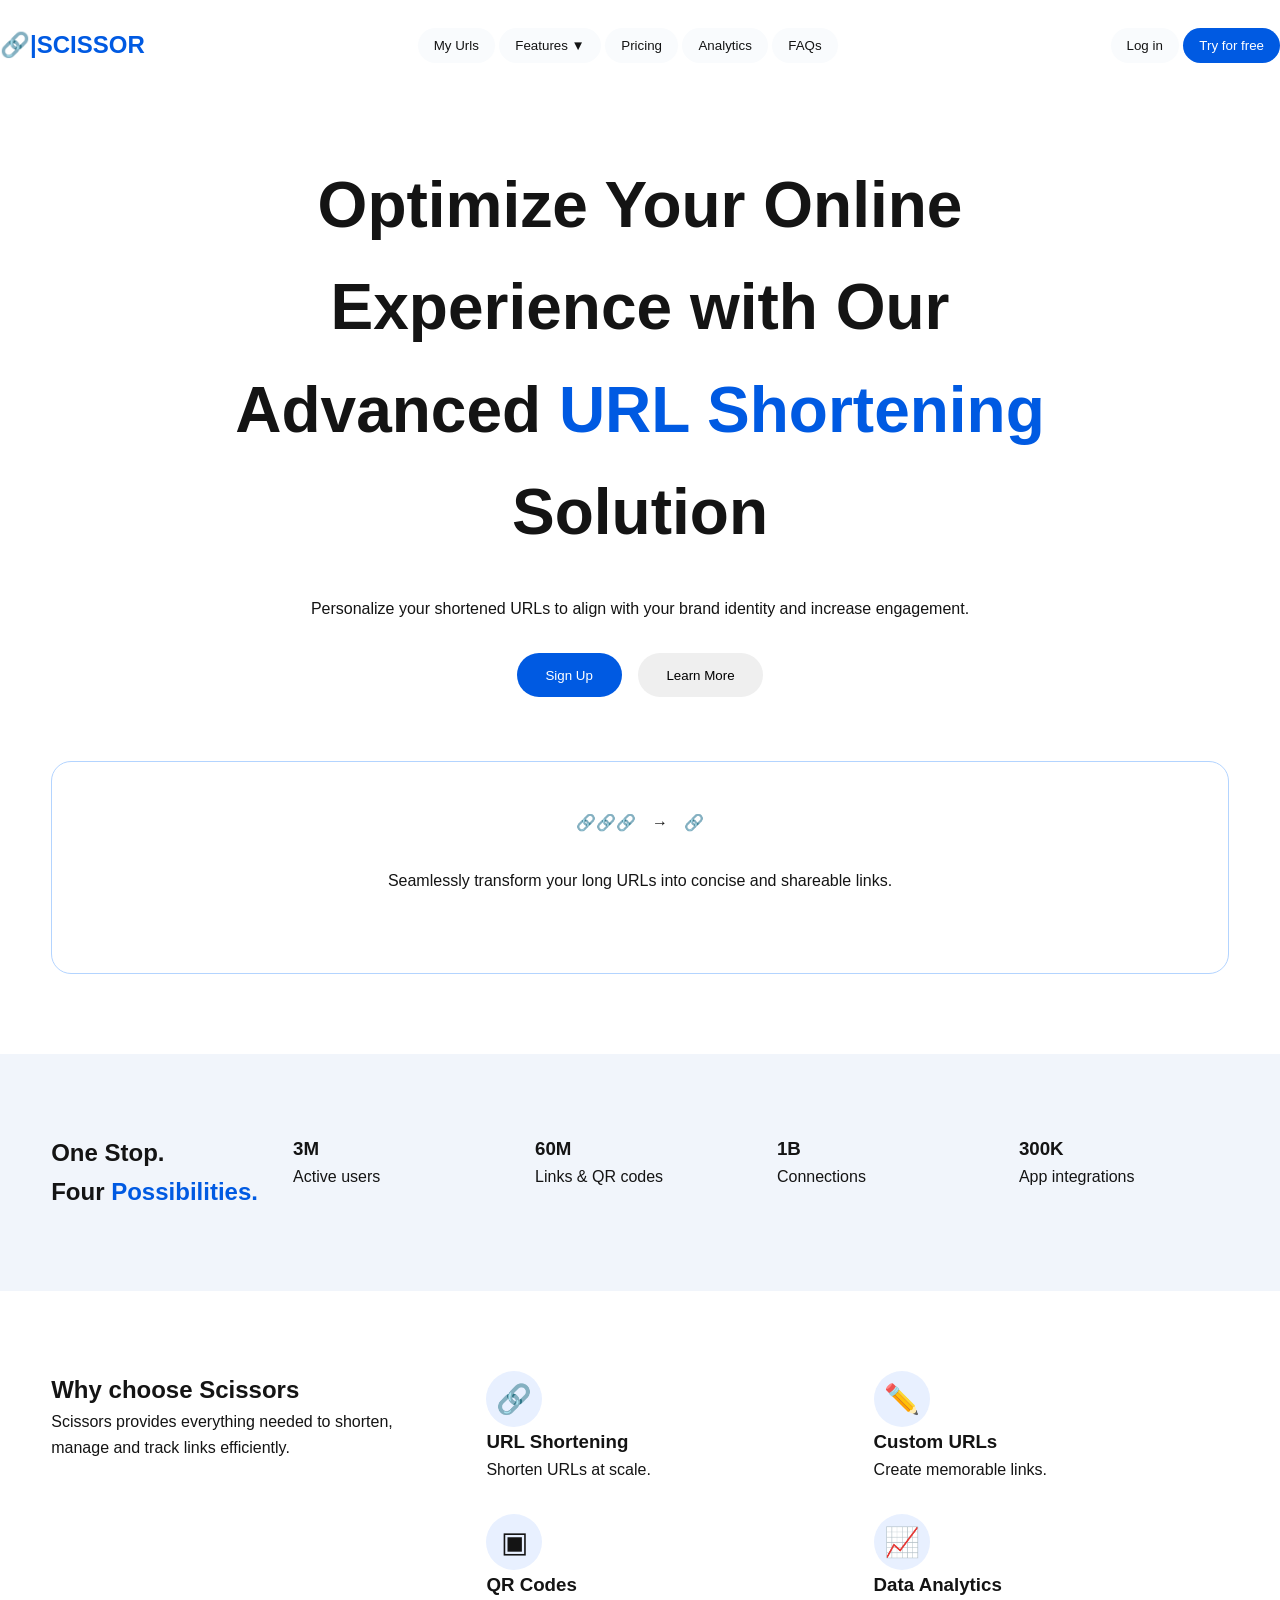
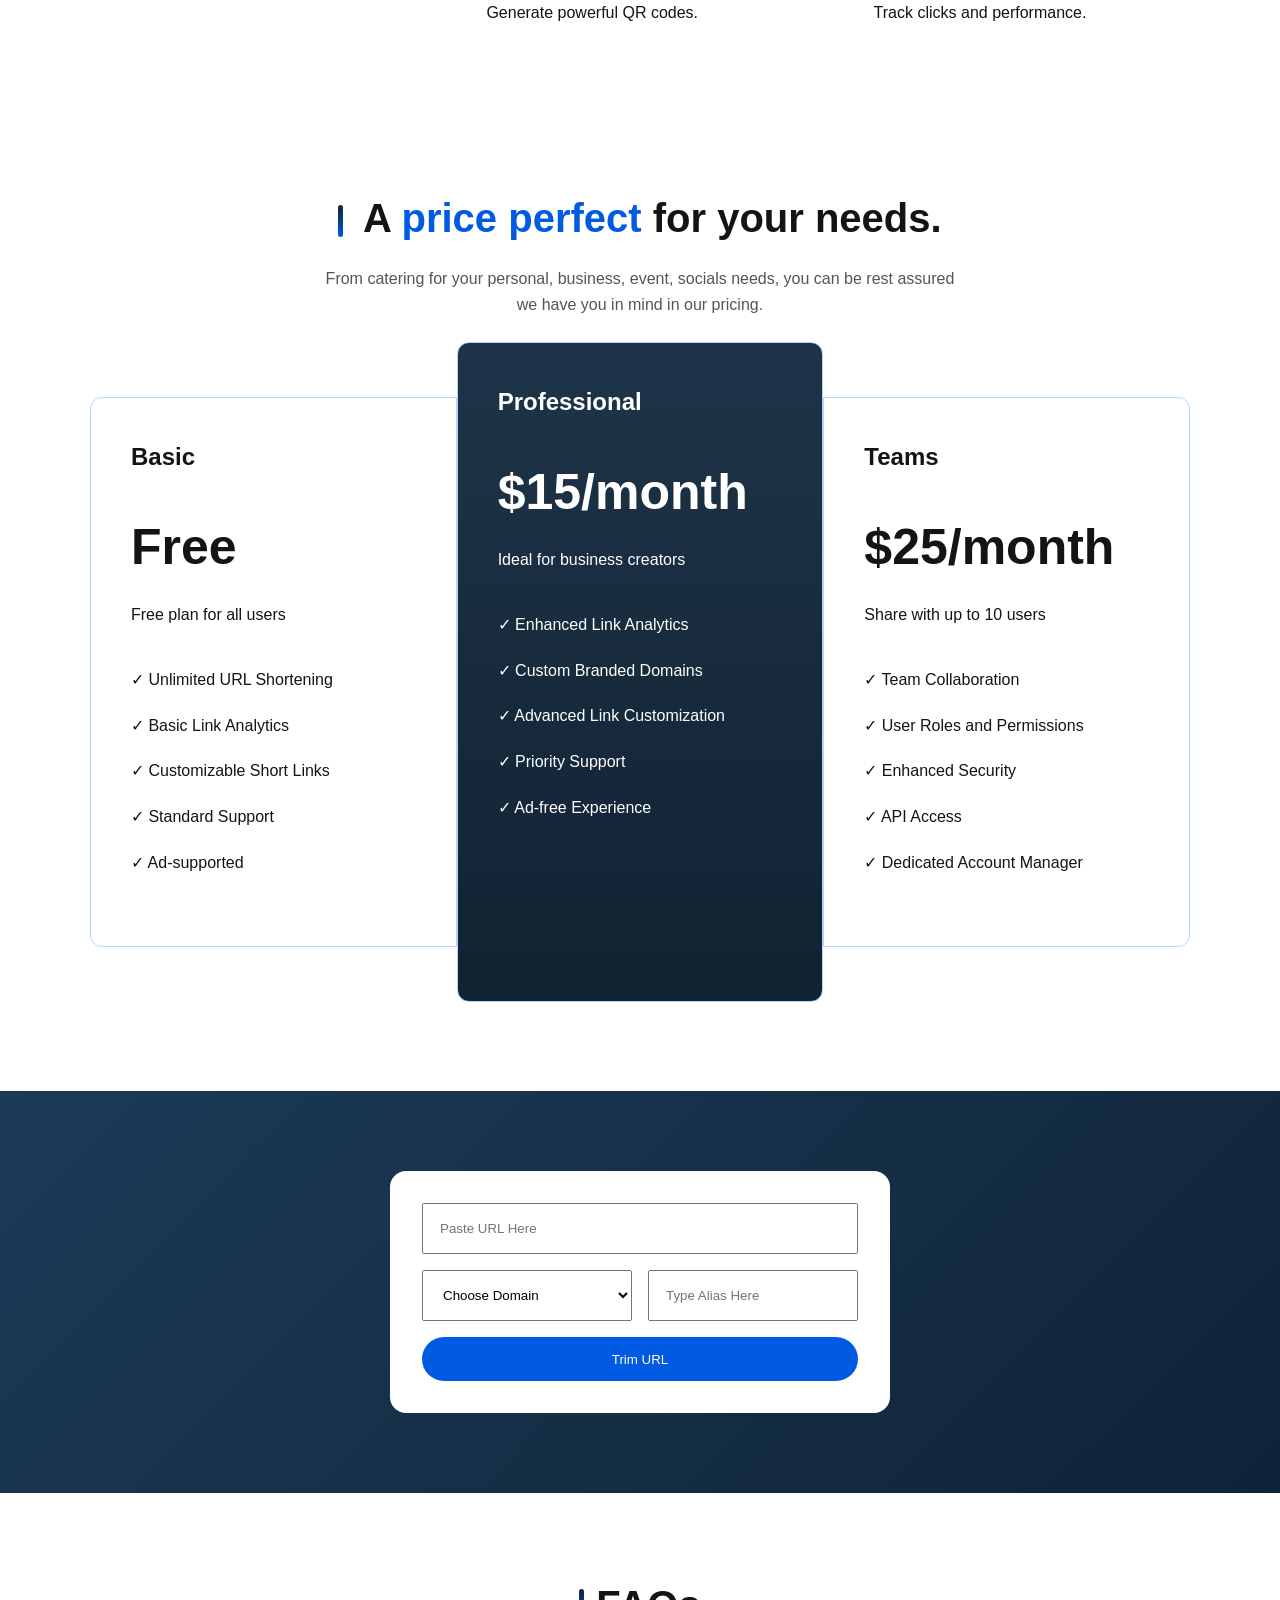
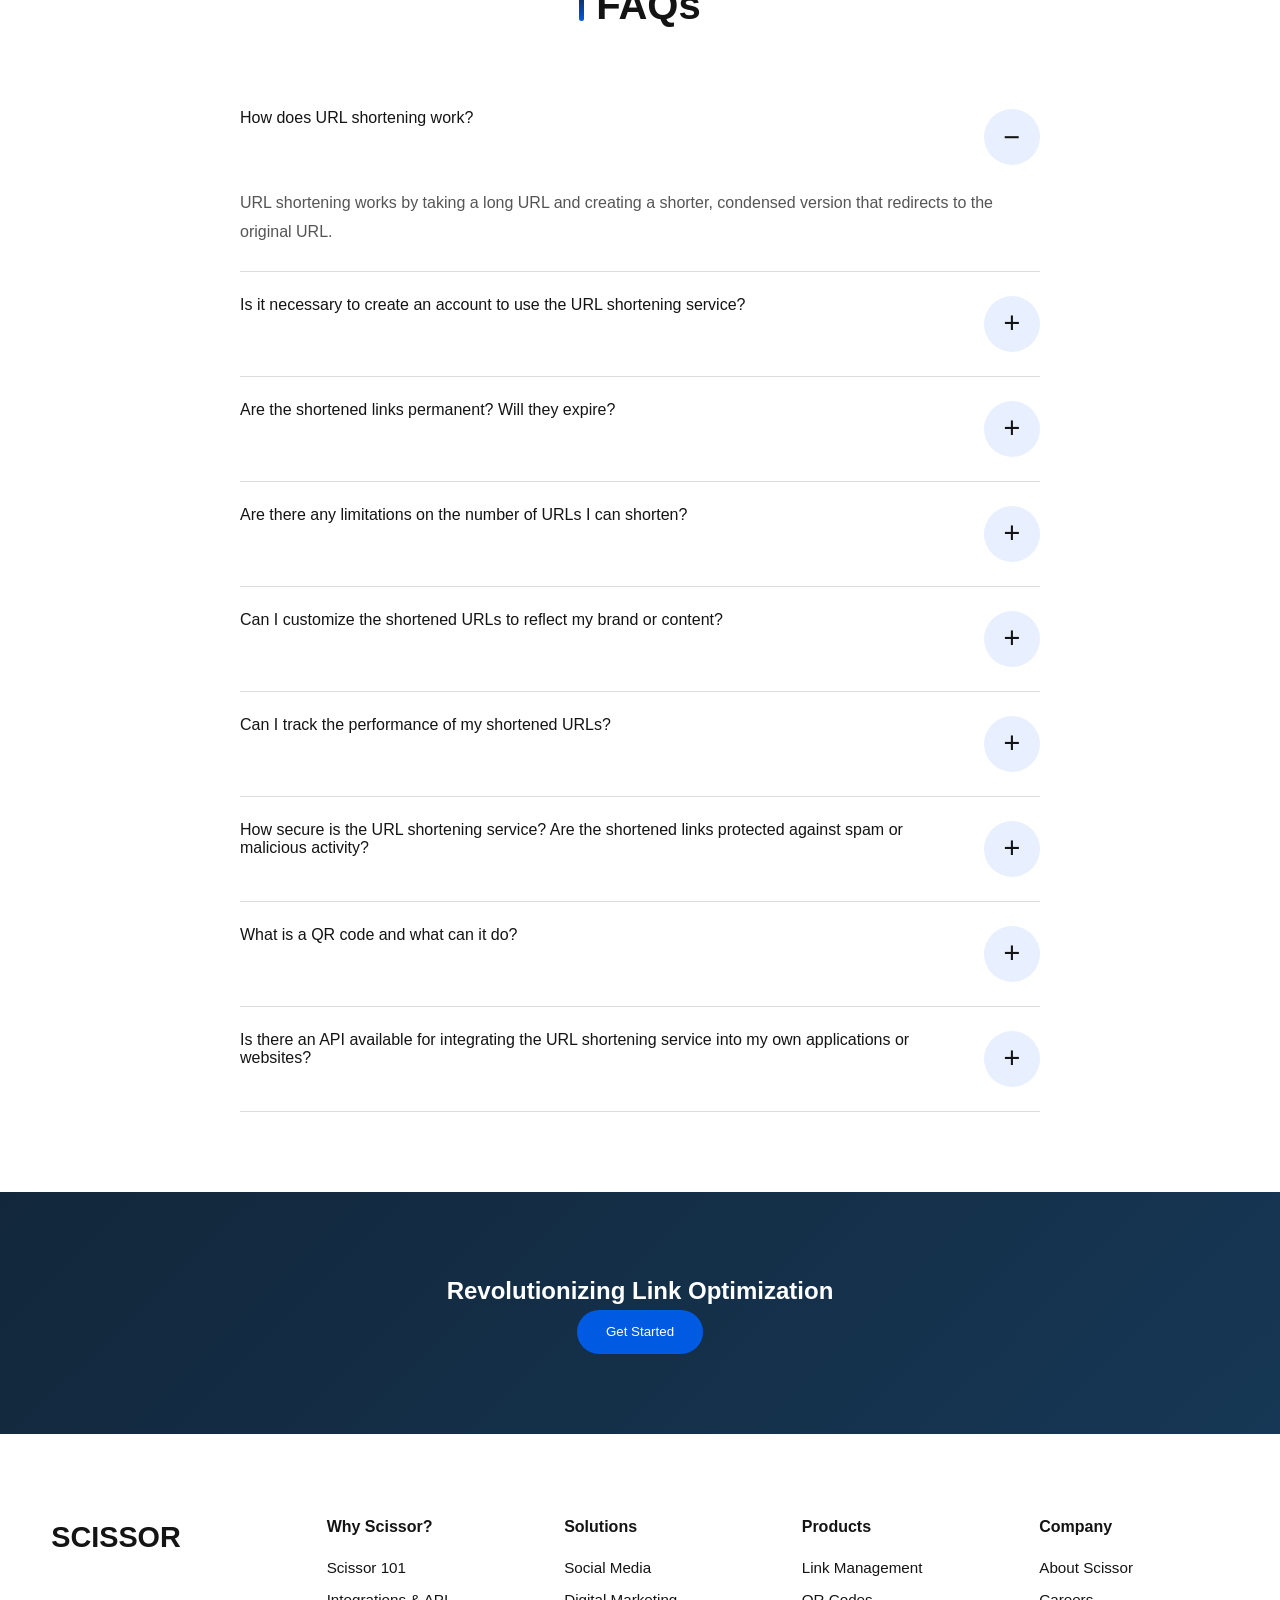
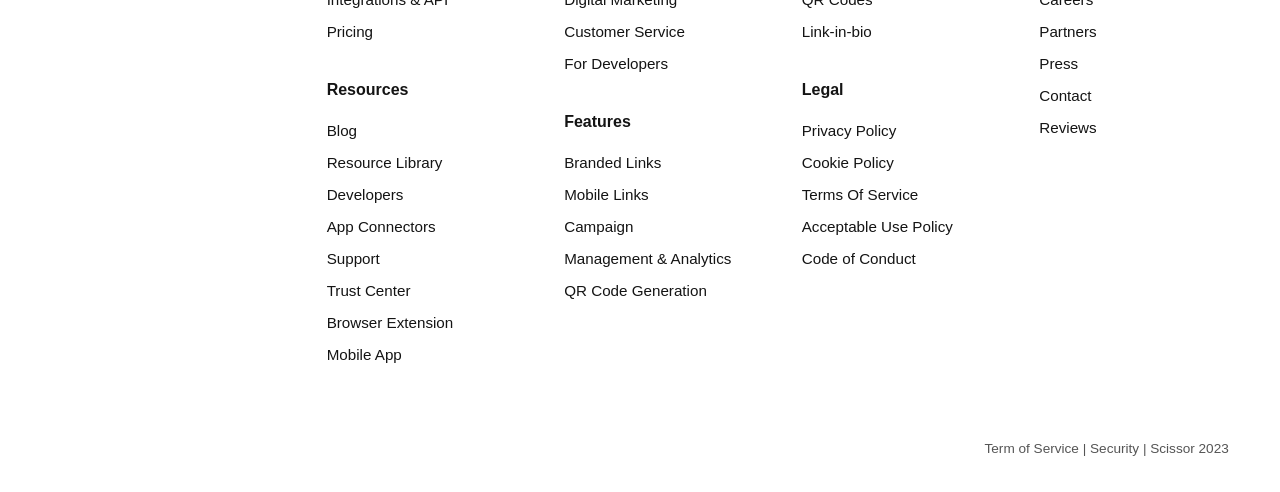
<file: index.html>
<!doctype html>
<html lang="en">
  <head>
    <meta charset="UTF-8" />
    <meta name="viewport" content="width=, initial-scale=1.0" />
    <title>Scissor</title>
    <link rel="stylesheet" href="style.css" />
  </head>
  <body>
    <header>
      <nav class="navbar">
        <div class="logo">
          <h2>🔗|SCISSOR</h2>
        </div>

        <div>
          <button class="dropbtn" href="#">My Urls</button>

          <div class="dropdown">
            <button onclick="toggleDropdown()" class="dropbtn">
              Features ▼
            </button>

            <div id="myDropdown" class="dropdown-content">
              <a href="#">Futures trading</a>
              <a href="#">Metals</a>
              <a href="#">Stock trading</a>
            </div>
          </div>
          <button href="#" class="dropbtn">Pricing</button>
          <button href="#" class="dropbtn">Analytics</button>
          <button href="#" class="dropbtn">FAQs</button>
        </div>
        <div class="nav-actions">
          <button href="#" class="dropbtn">Log in</button>
          <button href="#" class="btn-primary">Try for free</button>
        </div>
      </nav>
    </header>
    <!-- Headline -->
    <section class="headline">
      <div class="container">
        <h1>
          Optimize Your Online Experience with Our Advanced
          <span>URL Shortening</span> Solution
        </h1>

        <p>
          Personalize your shortened URLs to align with your brand identity and
          increase engagement.
        </p>

        <div class="headline-buttons">
          <button class="btn primary">Sign Up</button>
          <button class="btn text-btn">Learn More</button>
        </div>

        <div class="link-box">
          <div class="chain-wrapper">
            <div class="chain-group">🔗🔗🔗</div>
            <div class="arrow">→</div>
            <div class="chain-group">🔗</div>
          </div>

          <p>
            Seamlessly transform your long URLs into concise and shareable
            links.
          </p>
        </div>
      </div>
    </section>

    <!-- STATS -->
    <section class="stats">
      <div class="container stats-grid">
        <div class="stats-title">
          <h2>
            One Stop. <br />
            Four <span>Possibilities.</span>
          </h2>
        </div>

        <div class="stat">
          <h3>3M</h3>
          <p>Active users</p>
        </div>

        <div class="stat">
          <h3>60M</h3>
          <p>Links & QR codes</p>
        </div>

        <div class="stat">
          <h3>1B</h3>
          <p>Connections</p>
        </div>

        <div class="stat">
          <h3>300K</h3>
          <p>App integrations</p>
        </div>
      </div>
    </section>

    <!-- FEATURES -->
    <section class="features container">
      <div class="features-left">
        <h2>Why choose <span>Scissors</span></h2>

        <p>
          Scissors provides everything needed to shorten, manage and track links
          efficiently.
        </p>
      </div>

      <div class="features-grid">
        <article class="feature-card">
          <div class="icon">🔗</div>
          <h3>URL Shortening</h3>
          <p>Shorten URLs at scale.</p>
        </article>

        <article class="feature-card">
          <div class="icon">✏️</div>
          <h3>Custom URLs</h3>
          <p>Create memorable links.</p>
        </article>

        <article class="feature-card">
          <div class="icon">▣</div>
          <h3>QR Codes</h3>
          <p>Generate powerful QR codes.</p>
        </article>

        <article class="feature-card">
          <div class="icon">📈</div>
          <h3>Data Analytics</h3>
          <p>Track clicks and performance.</p>
        </article>
      </div>
    </section>

    <section class="pricing">
      <div class="pricing-header">
        <h2>
          <span class="line"></span>
          A <span class="blue">price perfect</span> for your needs.
        </h2>

        <p>
          From catering for your personal, business, event, socials needs, you
          can be rest assured we have you in mind in our pricing.
        </p>
      </div>

      <div class="pricing-grid">
        <div class="price-card">
          <h3>Basic</h3>
          <h1>Free</h1>
          <p>Free plan for all users</p>

          <ul>
            <li>✓ Unlimited URL Shortening</li>
            <li>✓ Basic Link Analytics</li>
            <li>✓ Customizable Short Links</li>
            <li>✓ Standard Support</li>
            <li>✓ Ad-supported</li>
          </ul>
        </div>

        <!-- Professional -->
        <div class="price-card featured">
          <h3>Professional</h3>
          <h1>$15/month</h1>
          <p>Ideal for business creators</p>

          <ul>
            <li>✓ Enhanced Link Analytics</li>
            <li>✓ Custom Branded Domains</li>
            <li>✓ Advanced Link Customization</li>
            <li>✓ Priority Support</li>
            <li>✓ Ad-free Experience</li>
          </ul>
        </div>

        <!-- Teams -->
        <div class="price-card">
          <h3>Teams</h3>
          <h1>$25/month</h1>
          <p>Share with up to 10 users</p>

          <ul>
            <li>✓ Team Collaboration</li>
            <li>✓ User Roles and Permissions</li>
            <li>✓ Enhanced Security</li>
            <li>✓ API Access</li>
            <li>✓ Dedicated Account Manager</li>
          </ul>
        </div>
      </div>
    </section>

    <!-- SHORTENER -->
    <section class="trim-section">
      <div class="trim-card">
        <input type="url" placeholder="Paste URL Here" />

        <div class="row">
          <select>
            <option>Choose Domain</option>
          </select>

          <input type="text" placeholder="Type Alias Here" />
        </div>

        <button class="btn primary full-width">Trim URL</button>
      </div>
    </section>

    <!-- FAQ -->
    <section class="faq">
      <div class="container faq-container">
        <div class="faq-header">
          <span class="faq-line"></span>
          <h2>FAQs</h2>
        </div>

        <!-- FAQ 1 -->
        <div class="faq-item active">
          <button class="faq-question">
            <span>How does URL shortening work?</span>
            <span class="icon">−</span>
          </button>

          <div class="faq-answer">
            <p>
              URL shortening works by taking a long URL and creating a shorter,
              condensed version that redirects to the original URL.
            </p>
          </div>
        </div>

        <!-- FAQ 2 -->
        <div class="faq-item">
          <button class="faq-question">
            <span
              >Is it necessary to create an account to use the URL shortening
              service?</span
            >
            <span class="icon">+</span>
          </button>

          <div class="faq-answer">
            <p>Here is the answer.</p>
          </div>
        </div>

        <!-- FAQ 3 -->
        <div class="faq-item">
          <button class="faq-question">
            <span>Are the shortened links permanent? Will they expire?</span>
            <span class="icon">+</span>
          </button>

          <div class="faq-answer">
            <p>Here is the answer.</p>
          </div>
        </div>

        <!-- FAQ 4 -->
        <div class="faq-item">
          <button class="faq-question">
            <span
              >Are there any limitations on the number of URLs I can
              shorten?</span
            >
            <span class="icon">+</span>
          </button>

          <div class="faq-answer">
            <p>Here is the answer.</p>
          </div>
        </div>

        <!-- FAQ 5 -->
        <div class="faq-item">
          <button class="faq-question">
            <span
              >Can I customize the shortened URLs to reflect my brand or
              content?</span
            >
            <span class="icon">+</span>
          </button>

          <div class="faq-answer">
            <p>Here is the answer.</p>
          </div>
        </div>

        <!-- FAQ 6 -->
        <div class="faq-item">
          <button class="faq-question">
            <span>Can I track the performance of my shortened URLs?</span>
            <span class="icon">+</span>
          </button>

          <div class="faq-answer">
            <p>Here is the answer.</p>
          </div>
        </div>

        <!-- FAQ 7 -->
        <div class="faq-item">
          <button class="faq-question">
            <span
              >How secure is the URL shortening service? Are the shortened links
              protected against spam or malicious activity?</span
            >
            <span class="icon">+</span>
          </button>

          <div class="faq-answer">
            <p>Here is the answer.</p>
          </div>
        </div>

        <!-- FAQ 8 -->
        <div class="faq-item">
          <button class="faq-question">
            <span>What is a QR code and what can it do?</span>
            <span class="icon">+</span>
          </button>

          <div class="faq-answer">
            <p>Here is the answer.</p>
          </div>
        </div>

        <!-- FAQ 9 -->
        <div class="faq-item">
          <button class="faq-question">
            <span
              >Is there an API available for integrating the URL shortening
              service into my own applications or websites?</span
            >
            <span class="icon">+</span>
          </button>

          <div class="faq-answer">
            <p>Here is the answer.</p>
          </div>
        </div>
      </div>
    </section>

    <!-- CTA -->
    <section class="cta">
      <div class="container">
        <h2>Revolutionizing Link Optimization</h2>

        <button class="btn primary">Get Started</button>
      </div>
    </section>

    <!-- FOOTER -->
    <footer class="footer">
      <div class="container footer-grid">
        <!-- Logo & Socials -->
        <div class="footer-brand">
          <h2 class="logo">SCISSOR</h2>

          <div class="socials">
            <a href="#"><i class="fa-brands fa-twitter"></i></a>
            <a href="#"><i class="fa-brands fa-instagram"></i></a>
            <a href="#"><i class="fa-brands fa-linkedin"></i></a>
            <a href="#"><i class="fa-brands fa-facebook"></i></a>
          </div>
        </div>

        <!-- Why Scissor -->
        <div class="footer-column">
          <h4>Why Scissor?</h4>
          <ul>
            <li><a href="#">Scissor 101</a></li>
            <li><a href="#">Integrations & API</a></li>
            <li><a href="#">Pricing</a></li>
          </ul>

          <h4 class="footer-heading-space">Resources</h4>
          <ul>
            <li><a href="#">Blog</a></li>
            <li><a href="#">Resource Library</a></li>
            <li><a href="#">Developers</a></li>
            <li><a href="#">App Connectors</a></li>
            <li><a href="#">Support</a></li>
            <li><a href="#">Trust Center</a></li>
            <li><a href="#">Browser Extension</a></li>
            <li><a href="#">Mobile App</a></li>
          </ul>
        </div>

        <!-- Solutions -->
        <div class="footer-column">
          <h4>Solutions</h4>
          <ul>
            <li><a href="#">Social Media</a></li>
            <li><a href="#">Digital Marketing</a></li>
            <li><a href="#">Customer Service</a></li>
            <li><a href="#">For Developers</a></li>
          </ul>

          <h4 class="footer-heading-space">Features</h4>
          <ul>
            <li><a href="#">Branded Links</a></li>
            <li><a href="#">Mobile Links</a></li>
            <li><a href="#">Campaign</a></li>
            <li><a href="#">Management & Analytics</a></li>
            <li><a href="#">QR Code Generation</a></li>
          </ul>
        </div>

        <!-- Products -->
        <div class="footer-column">
          <h4>Products</h4>
          <ul>
            <li><a href="#">Link Management</a></li>
            <li><a href="#">QR Codes</a></li>
            <li><a href="#">Link-in-bio</a></li>
          </ul>

          <h4 class="footer-heading-space">Legal</h4>
          <ul>
            <li><a href="#">Privacy Policy</a></li>
            <li><a href="#">Cookie Policy</a></li>
            <li><a href="#">Terms Of Service</a></li>
            <li><a href="#">Acceptable Use Policy</a></li>
            <li><a href="#">Code of Conduct</a></li>
          </ul>
        </div>

        <!-- Company -->
        <div class="footer-column">
          <h4>Company</h4>
          <ul>
            <li><a href="#">About Scissor</a></li>
            <li><a href="#">Careers</a></li>
            <li><a href="#">Partners</a></li>
            <li><a href="#">Press</a></li>
            <li><a href="#">Contact</a></li>
            <li><a href="#">Reviews</a></li>
          </ul>
        </div>
      </div>

      <div class="container footer-bottom">
        <p>Term of Service | Security | Scissor 2023</p>
      </div>
    </footer>

    <script src="script.js"></script>
  </body>
</html>
</file>
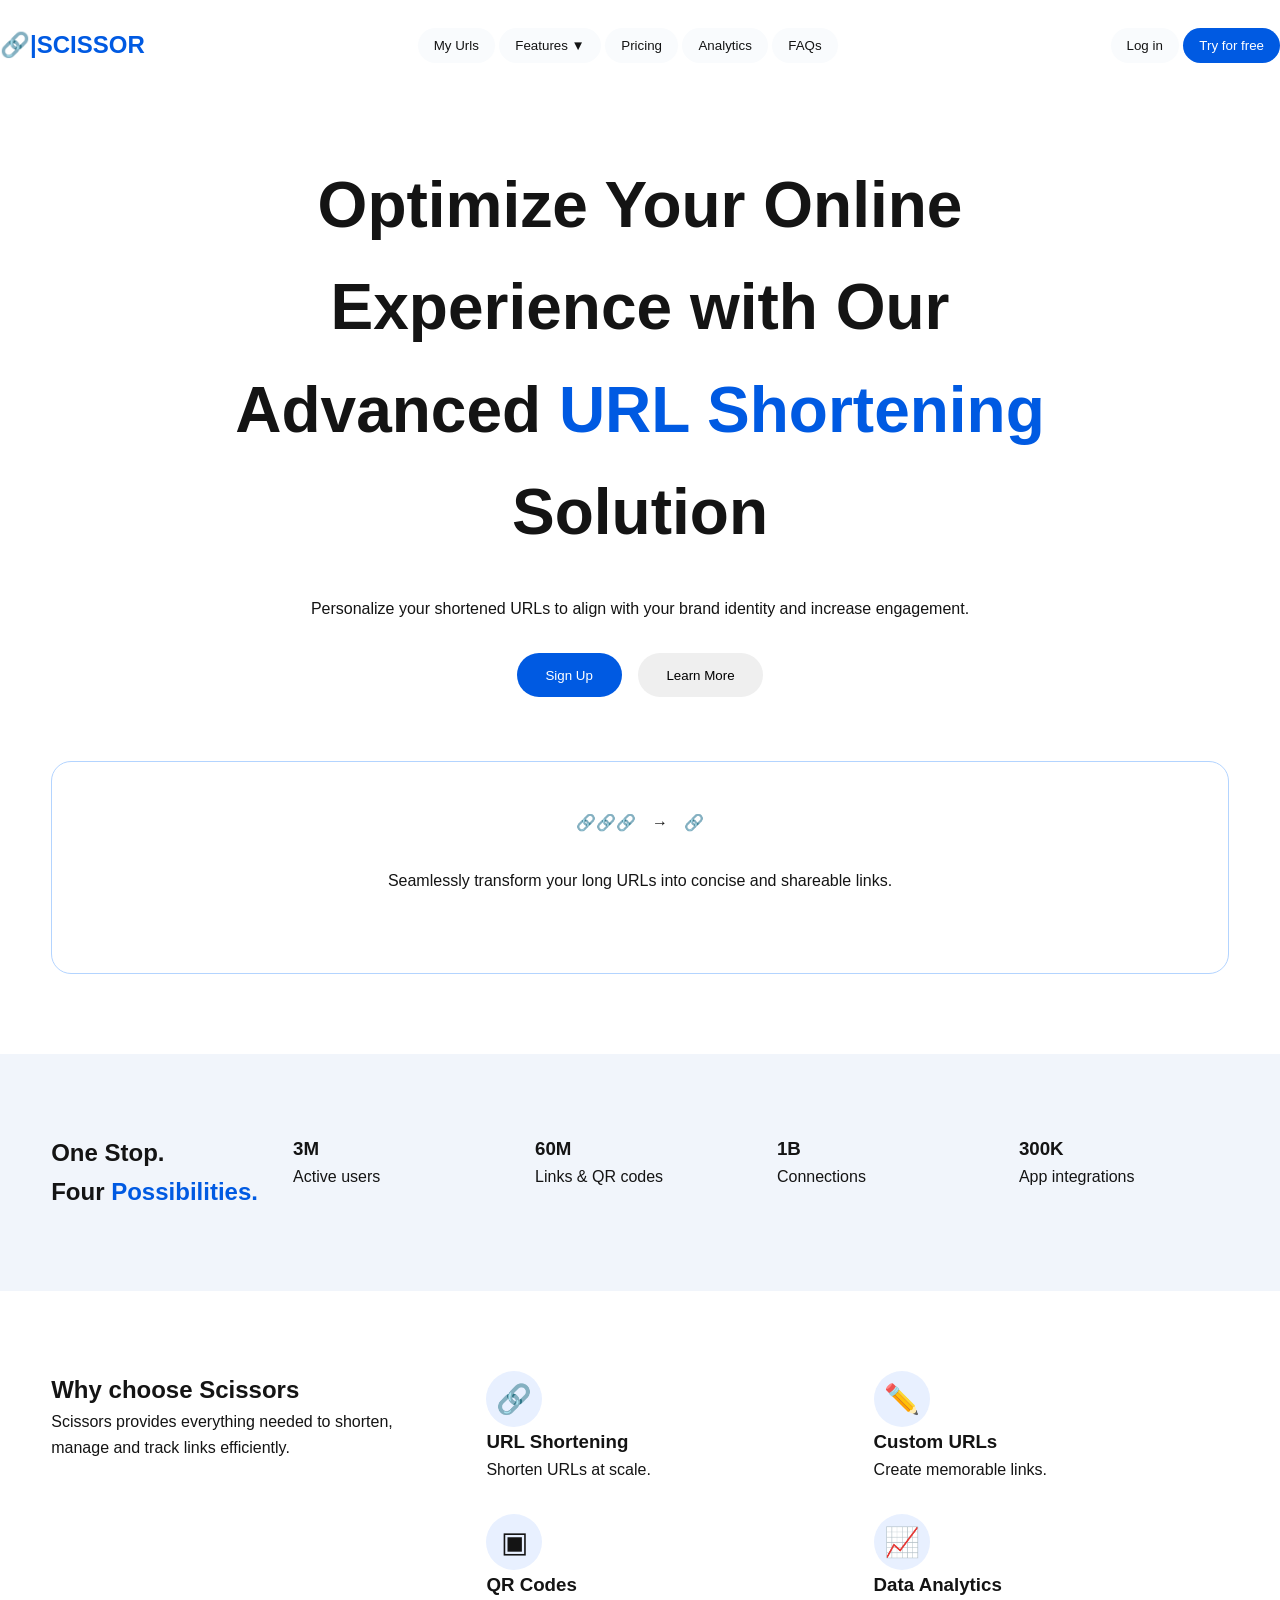
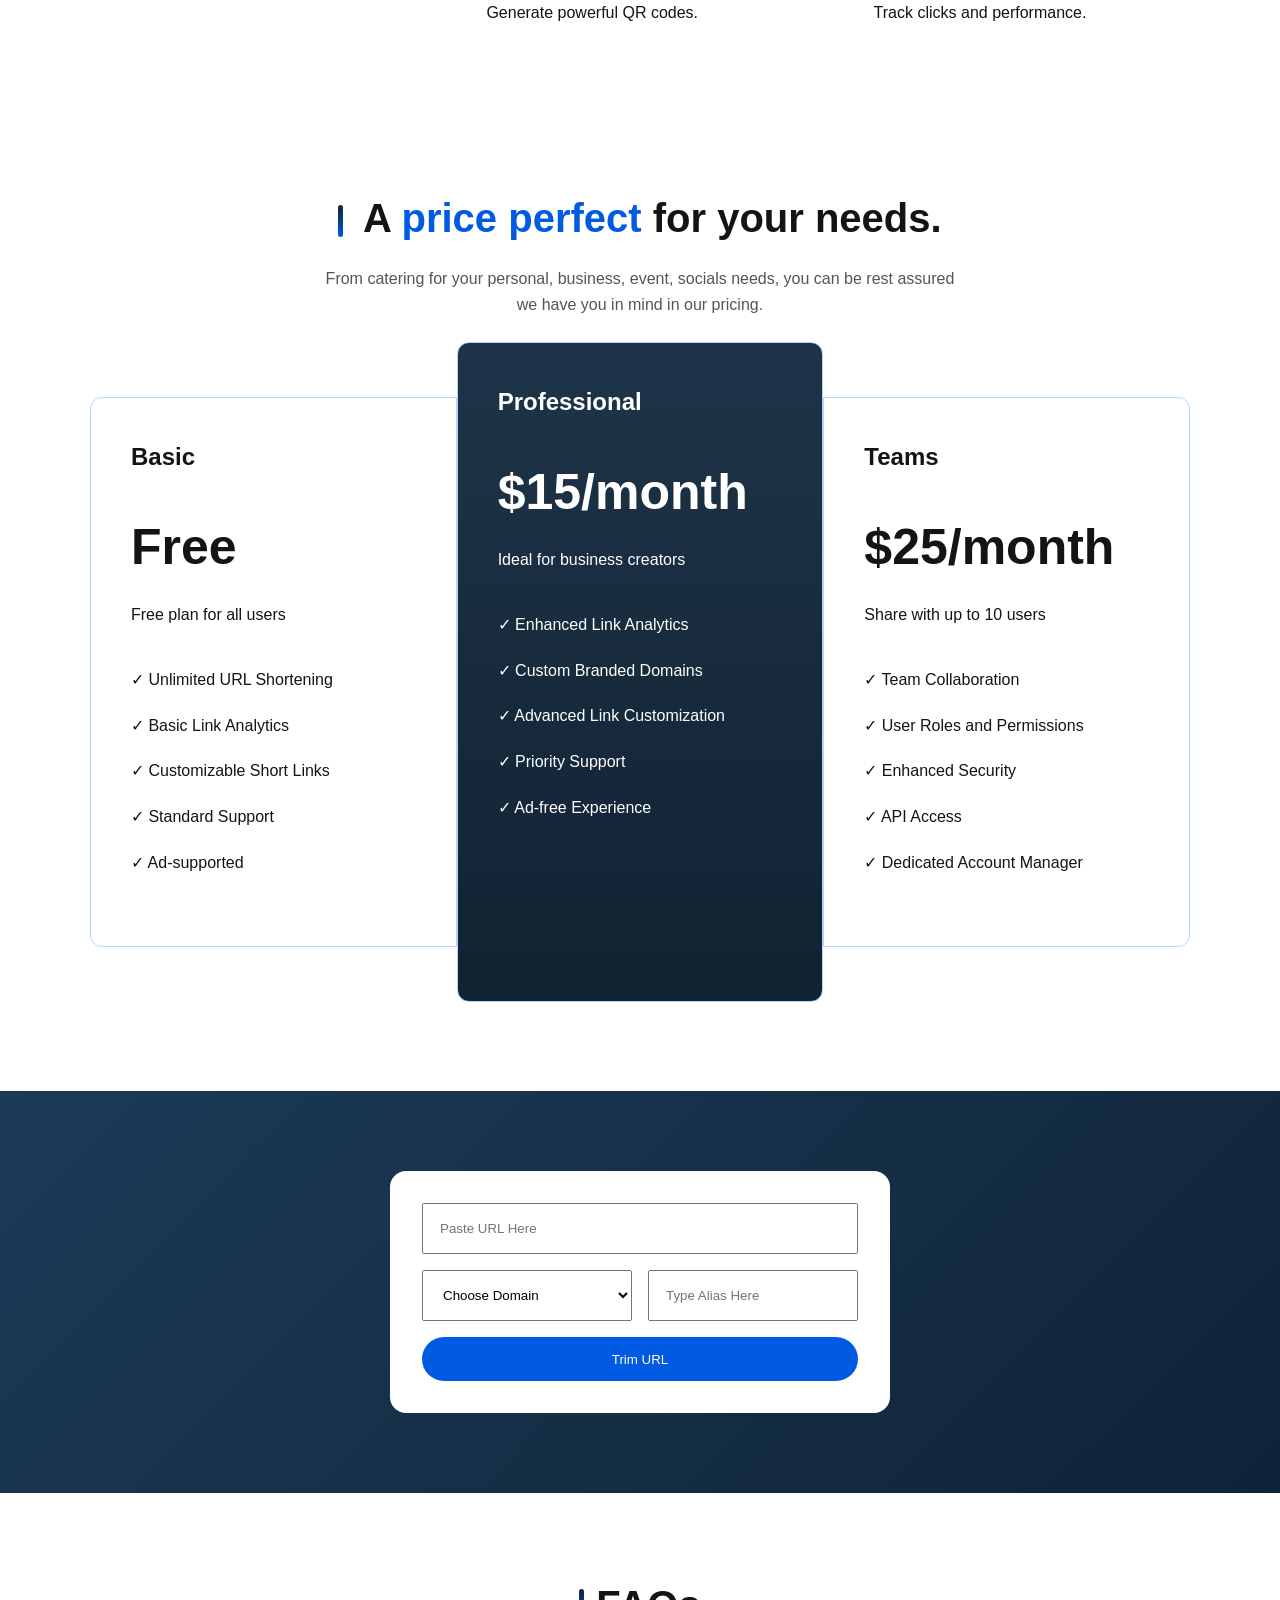
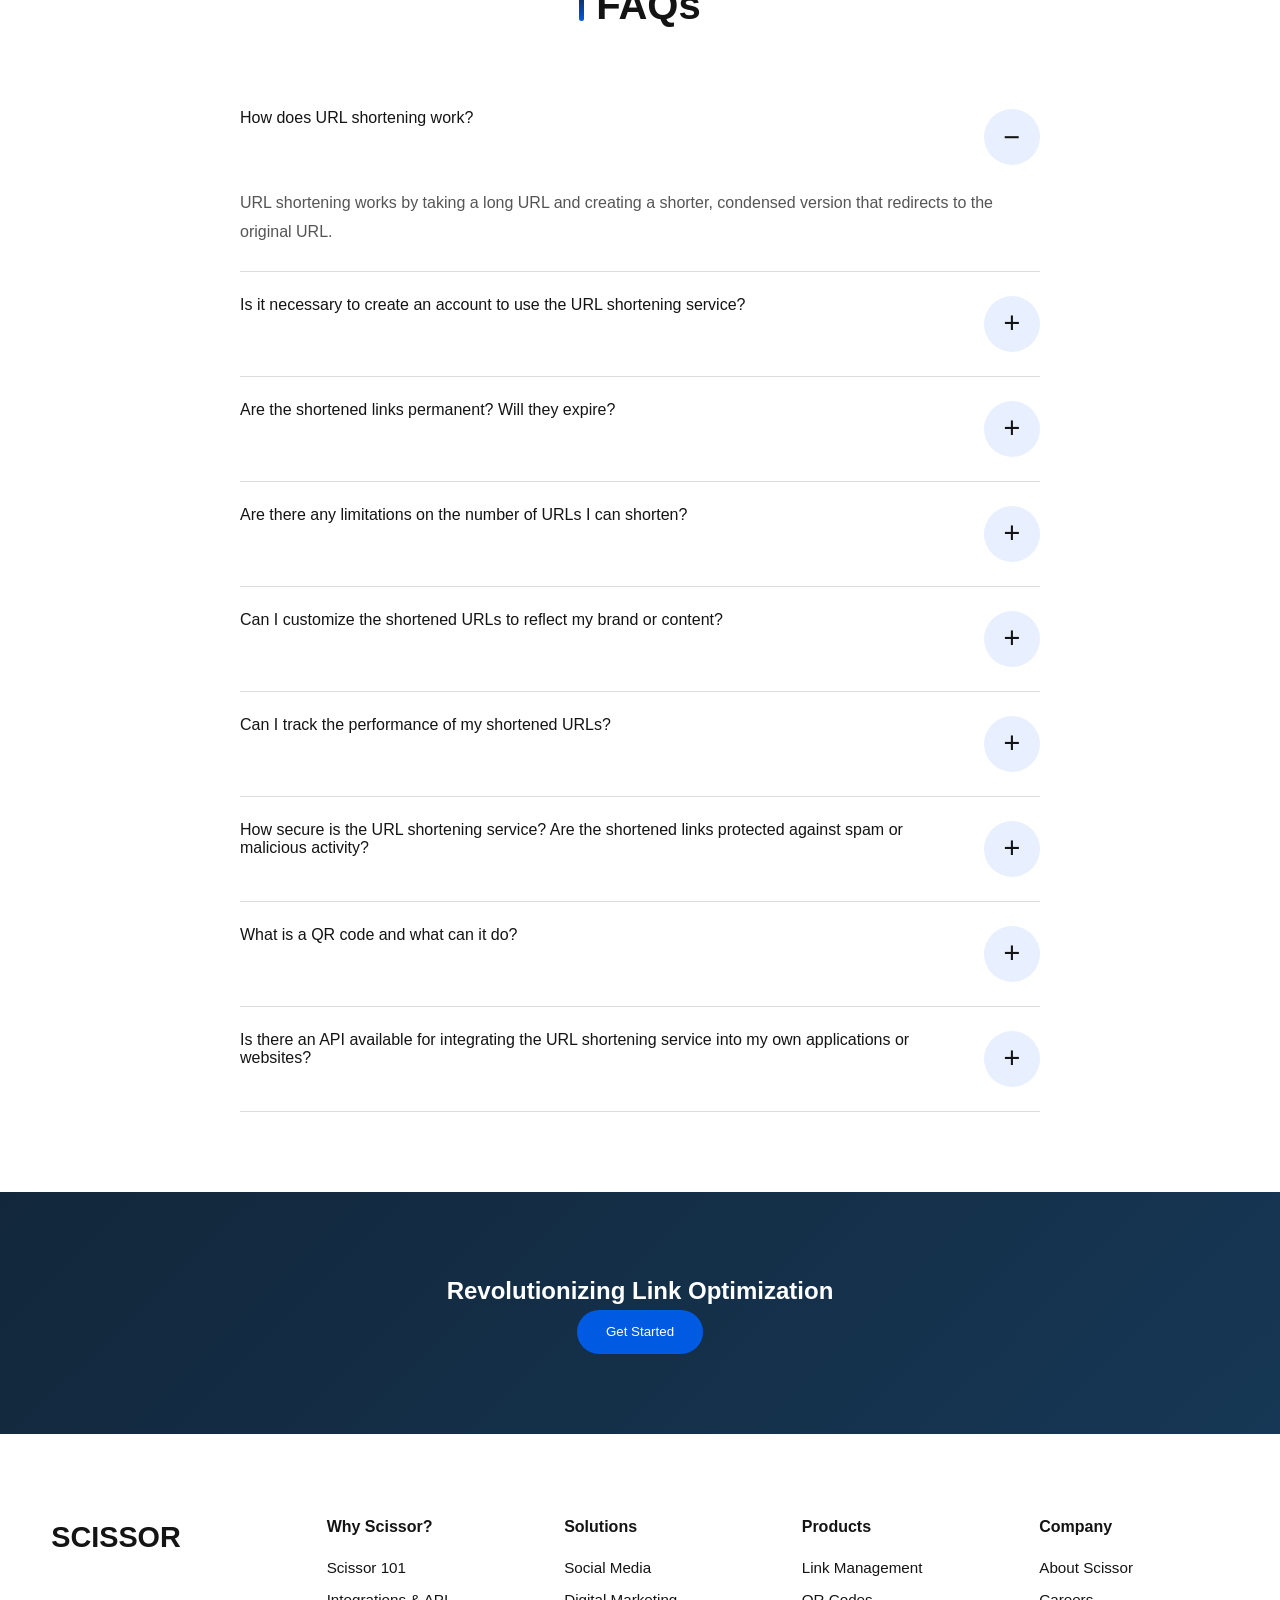
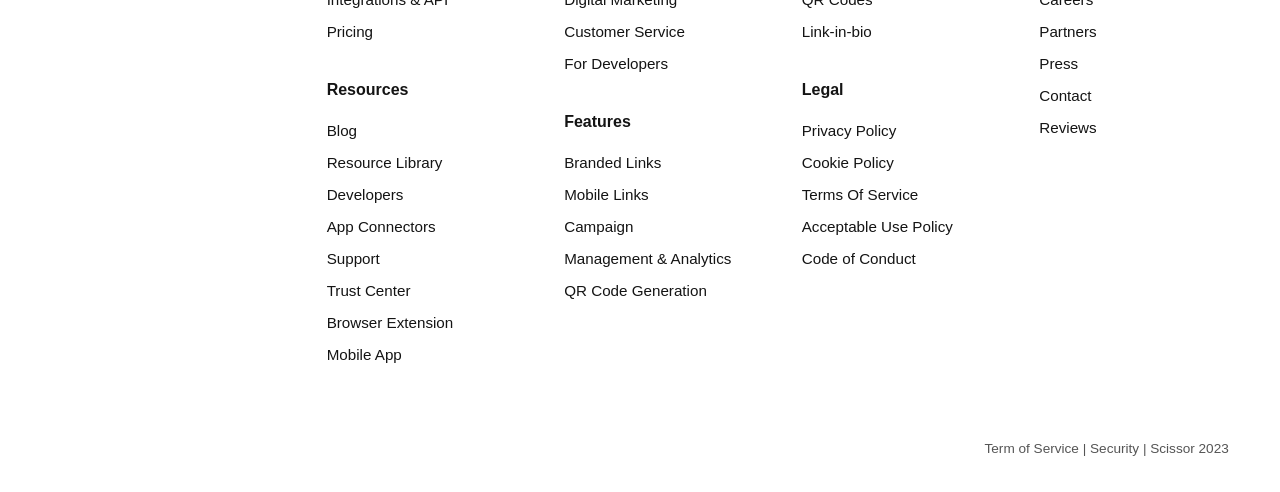
<file: week.html>
<!doctype html>
<html lang="en">
  <head>
    <meta charset="UTF-8" />
    <meta name="viewport" content="width=, initial-scale=1.0" />
    <title>Scissor</title>
    <link rel="stylesheet" href="style.css" />
  </head>
  <body>
    <header>
      <nav class="navbar">
        <div class="logo">
          <h2>🔗|SCISSOR</h2>
        </div>

        <div>
          <button class="dropbtn" href="#">My Urls</button>

          <div class="dropdown">
            <button onclick="toggleDropdown()" class="dropbtn">
              Features ▼
            </button>

            <div id="myDropdown" class="dropdown-content">
              <a href="#">Futures trading</a>
              <a href="#">Metals</a>
              <a href="#">Stock trading</a>
            </div>
          </div>
          <button href="#" class="dropbtn">Pricing</button>
          <button href="#" class="dropbtn">Analytics</button>
          <button href="#" class="dropbtn">FAQs</button>
        </div>
        <div class="nav-actions">
          <button href="#" class="dropbtn">Log in</button>
          <button href="#" class="btn-primary">Try for free</button>
        </div>
      </nav>
    </header>
    <!-- Headline -->
    <section class="headline">
      <div class="container">
        <h1>
          Optimize Your Online Experience with Our Advanced
          <span>URL Shortening</span> Solution
        </h1>

        <p>
          Personalize your shortened URLs to align with your brand identity and
          increase engagement.
        </p>

        <div class="headline-buttons">
          <button class="btn primary">Sign Up</button>
          <button class="btn text-btn">Learn More</button>
        </div>

        <div class="link-box">
          <div class="chain-wrapper">
            <div class="chain-group">🔗🔗🔗</div>
            <div class="arrow">→</div>
            <div class="chain-group">🔗</div>
          </div>

          <p>
            Seamlessly transform your long URLs into concise and shareable
            links.
          </p>
        </div>
      </div>
    </section>

    <!-- STATS -->
    <section class="stats">
      <div class="container stats-grid">
        <div class="stats-title">
          <h2>
            One Stop. <br />
            Four <span>Possibilities.</span>
          </h2>
        </div>

        <div class="stat">
          <h3>3M</h3>
          <p>Active users</p>
        </div>

        <div class="stat">
          <h3>60M</h3>
          <p>Links & QR codes</p>
        </div>

        <div class="stat">
          <h3>1B</h3>
          <p>Connections</p>
        </div>

        <div class="stat">
          <h3>300K</h3>
          <p>App integrations</p>
        </div>
      </div>
    </section>

    <!-- FEATURES -->
    <section class="features container">
      <div class="features-left">
        <h2>Why choose <span>Scissors</span></h2>

        <p>
          Scissors provides everything needed to shorten, manage and track links
          efficiently.
        </p>
      </div>

      <div class="features-grid">
        <article class="feature-card">
          <div class="icon">🔗</div>
          <h3>URL Shortening</h3>
          <p>Shorten URLs at scale.</p>
        </article>

        <article class="feature-card">
          <div class="icon">✏️</div>
          <h3>Custom URLs</h3>
          <p>Create memorable links.</p>
        </article>

        <article class="feature-card">
          <div class="icon">▣</div>
          <h3>QR Codes</h3>
          <p>Generate powerful QR codes.</p>
        </article>

        <article class="feature-card">
          <div class="icon">📈</div>
          <h3>Data Analytics</h3>
          <p>Track clicks and performance.</p>
        </article>
      </div>
    </section>

    <section class="pricing">
      <div class="pricing-header">
        <h2>
          <span class="line"></span>
          A <span class="blue">price perfect</span> for your needs.
        </h2>

        <p>
          From catering for your personal, business, event, socials needs, you
          can be rest assured we have you in mind in our pricing.
        </p>
      </div>

      <div class="pricing-grid">
        <div class="price-card">
          <h3>Basic</h3>
          <h1>Free</h1>
          <p>Free plan for all users</p>

          <ul>
            <li>✓ Unlimited URL Shortening</li>
            <li>✓ Basic Link Analytics</li>
            <li>✓ Customizable Short Links</li>
            <li>✓ Standard Support</li>
            <li>✓ Ad-supported</li>
          </ul>
        </div>

        <!-- Professional -->
        <div class="price-card featured">
          <h3>Professional</h3>
          <h1>$15/month</h1>
          <p>Ideal for business creators</p>

          <ul>
            <li>✓ Enhanced Link Analytics</li>
            <li>✓ Custom Branded Domains</li>
            <li>✓ Advanced Link Customization</li>
            <li>✓ Priority Support</li>
            <li>✓ Ad-free Experience</li>
          </ul>
        </div>

        <!-- Teams -->
        <div class="price-card">
          <h3>Teams</h3>
          <h1>$25/month</h1>
          <p>Share with up to 10 users</p>

          <ul>
            <li>✓ Team Collaboration</li>
            <li>✓ User Roles and Permissions</li>
            <li>✓ Enhanced Security</li>
            <li>✓ API Access</li>
            <li>✓ Dedicated Account Manager</li>
          </ul>
        </div>
      </div>
    </section>

    <!-- SHORTENER -->
    <section class="trim-section">
      <div class="trim-card">
        <input type="url" placeholder="Paste URL Here" />

        <div class="row">
          <select>
            <option>Choose Domain</option>
          </select>

          <input type="text" placeholder="Type Alias Here" />
        </div>

        <button class="btn primary full-width">Trim URL</button>
      </div>
    </section>

    <!-- FAQ -->
    <section class="faq">
      <div class="container faq-container">
        <div class="faq-header">
          <span class="faq-line"></span>
          <h2>FAQs</h2>
        </div>

        <!-- FAQ 1 -->
        <div class="faq-item active">
          <button class="faq-question">
            <span>How does URL shortening work?</span>
            <span class="icon">−</span>
          </button>

          <div class="faq-answer">
            <p>
              URL shortening works by taking a long URL and creating a shorter,
              condensed version that redirects to the original URL.
            </p>
          </div>
        </div>

        <!-- FAQ 2 -->
        <div class="faq-item">
          <button class="faq-question">
            <span
              >Is it necessary to create an account to use the URL shortening
              service?</span
            >
            <span class="icon">+</span>
          </button>

          <div class="faq-answer">
            <p>Here is the answer.</p>
          </div>
        </div>

        <!-- FAQ 3 -->
        <div class="faq-item">
          <button class="faq-question">
            <span>Are the shortened links permanent? Will they expire?</span>
            <span class="icon">+</span>
          </button>

          <div class="faq-answer">
            <p>Here is the answer.</p>
          </div>
        </div>

        <!-- FAQ 4 -->
        <div class="faq-item">
          <button class="faq-question">
            <span
              >Are there any limitations on the number of URLs I can
              shorten?</span
            >
            <span class="icon">+</span>
          </button>

          <div class="faq-answer">
            <p>Here is the answer.</p>
          </div>
        </div>

        <!-- FAQ 5 -->
        <div class="faq-item">
          <button class="faq-question">
            <span
              >Can I customize the shortened URLs to reflect my brand or
              content?</span
            >
            <span class="icon">+</span>
          </button>

          <div class="faq-answer">
            <p>Here is the answer.</p>
          </div>
        </div>

        <!-- FAQ 6 -->
        <div class="faq-item">
          <button class="faq-question">
            <span>Can I track the performance of my shortened URLs?</span>
            <span class="icon">+</span>
          </button>

          <div class="faq-answer">
            <p>Here is the answer.</p>
          </div>
        </div>

        <!-- FAQ 7 -->
        <div class="faq-item">
          <button class="faq-question">
            <span
              >How secure is the URL shortening service? Are the shortened links
              protected against spam or malicious activity?</span
            >
            <span class="icon">+</span>
          </button>

          <div class="faq-answer">
            <p>Here is the answer.</p>
          </div>
        </div>

        <!-- FAQ 8 -->
        <div class="faq-item">
          <button class="faq-question">
            <span>What is a QR code and what can it do?</span>
            <span class="icon">+</span>
          </button>

          <div class="faq-answer">
            <p>Here is the answer.</p>
          </div>
        </div>

        <!-- FAQ 9 -->
        <div class="faq-item">
          <button class="faq-question">
            <span
              >Is there an API available for integrating the URL shortening
              service into my own applications or websites?</span
            >
            <span class="icon">+</span>
          </button>

          <div class="faq-answer">
            <p>Here is the answer.</p>
          </div>
        </div>
      </div>
    </section>

    <!-- CTA -->
    <section class="cta">
      <div class="container">
        <h2>Revolutionizing Link Optimization</h2>

        <button class="btn primary">Get Started</button>
      </div>
    </section>

    <!-- FOOTER -->
    <footer class="footer">
      <div class="container footer-grid">
        <!-- Logo & Socials -->
        <div class="footer-brand">
          <h2 class="logo">SCISSOR</h2>

          <div class="socials">
            <a href="#"><i class="fa-brands fa-twitter"></i></a>
            <a href="#"><i class="fa-brands fa-instagram"></i></a>
            <a href="#"><i class="fa-brands fa-linkedin"></i></a>
            <a href="#"><i class="fa-brands fa-facebook"></i></a>
          </div>
        </div>

        <!-- Why Scissor -->
        <div class="footer-column">
          <h4>Why Scissor?</h4>
          <ul>
            <li><a href="#">Scissor 101</a></li>
            <li><a href="#">Integrations & API</a></li>
            <li><a href="#">Pricing</a></li>
          </ul>

          <h4 class="footer-heading-space">Resources</h4>
          <ul>
            <li><a href="#">Blog</a></li>
            <li><a href="#">Resource Library</a></li>
            <li><a href="#">Developers</a></li>
            <li><a href="#">App Connectors</a></li>
            <li><a href="#">Support</a></li>
            <li><a href="#">Trust Center</a></li>
            <li><a href="#">Browser Extension</a></li>
            <li><a href="#">Mobile App</a></li>
          </ul>
        </div>

        <!-- Solutions -->
        <div class="footer-column">
          <h4>Solutions</h4>
          <ul>
            <li><a href="#">Social Media</a></li>
            <li><a href="#">Digital Marketing</a></li>
            <li><a href="#">Customer Service</a></li>
            <li><a href="#">For Developers</a></li>
          </ul>

          <h4 class="footer-heading-space">Features</h4>
          <ul>
            <li><a href="#">Branded Links</a></li>
            <li><a href="#">Mobile Links</a></li>
            <li><a href="#">Campaign</a></li>
            <li><a href="#">Management & Analytics</a></li>
            <li><a href="#">QR Code Generation</a></li>
          </ul>
        </div>

        <!-- Products -->
        <div class="footer-column">
          <h4>Products</h4>
          <ul>
            <li><a href="#">Link Management</a></li>
            <li><a href="#">QR Codes</a></li>
            <li><a href="#">Link-in-bio</a></li>
          </ul>

          <h4 class="footer-heading-space">Legal</h4>
          <ul>
            <li><a href="#">Privacy Policy</a></li>
            <li><a href="#">Cookie Policy</a></li>
            <li><a href="#">Terms Of Service</a></li>
            <li><a href="#">Acceptable Use Policy</a></li>
            <li><a href="#">Code of Conduct</a></li>
          </ul>
        </div>

        <!-- Company -->
        <div class="footer-column">
          <h4>Company</h4>
          <ul>
            <li><a href="#">About Scissor</a></li>
            <li><a href="#">Careers</a></li>
            <li><a href="#">Partners</a></li>
            <li><a href="#">Press</a></li>
            <li><a href="#">Contact</a></li>
            <li><a href="#">Reviews</a></li>
          </ul>
        </div>
      </div>

      <div class="container footer-bottom">
        <p>Term of Service | Security | Scissor 2023</p>
      </div>
    </footer>

    <script src="weekscript.js"></script>
  </body>
</html>
</file>
<file: style.css>
:root {
  --blue: #005ae2;
  --dark: #141414;
  --text: #555;
  --bg: #f9fbfd;
  --white: #fff;
  --radius: 12px;
  --container: 1200px;
}

* {
  margin: 0;
  padding: 0;
  box-sizing: border-box;
}

body {
  font-family: sans-serif;
  color: var(--dark);
  line-height: 1.6;
}

.container {
  width: min(92%, 1200px);
  margin-inline: auto;
}

img {
  display: block;
  height: auto;
}

section {
  padding: 5rem 0;
}

.logo {
  color: var(--blue);
}

.btn {
  border: none;
  cursor: pointer;
  padding: 0.9rem 1.8rem;
  border-radius: 50px;
}

.primary {
  background: var(--blue);
  color: white;
}

.outline {
  border: 1px solid var(--blue);
  color: var(--blue);
  background: transparent;
}

/* NAV */

.navbar {
  height: 90px;
  display: flex;
  justify-content: space-between;
  align-items: center;
}

.nav-links {
  display: flex;
  gap: 2rem;
}

.nav-links a {
  text-decoration: none;
  color: var(--dark);
}

.btn-primary {
  background-color: var(--blue);
  color: var(--white);
  padding: 10px 16px;
  border: none;
  cursor: pointer;
  border-radius: 20px;
}

/* Headline */

.headline {
  text-align: center;
  padding-top: 4rem;
}

.headline h1 {
  font-size: clamp(2rem, 5vw, 4rem);
  max-width: 900px;
  margin: auto;
}

.headline span {
  color: var(--blue);
}

.headline p {
  max-width: 700px;
  margin: 2rem auto;
}

.headline-buttons {
  display: flex;
  justify-content: center;
  gap: 1rem;
}

.dropdown {
  position: relative;
  display: inline-block;
}

.dropbtn {
  background-color: var(--bg);
  color: var(--dark);
  padding: 10px 16px;
  border: none;
  cursor: pointer;
  border-radius: 20px;
}

.dropdown-content {
  display: none;
  position: absolute;
  background-color: white;
  min-width: 160px;
  box-shadow: 0 4px 8px rgba(0, 0, 0, 0.2);
  border-radius: 20px;
  overflow: hidden; /* Keeps menu items inside rounded corners */
}

.dropdown-content a {
  display: block;
  padding: 10px;
  text-decoration: none;
  color: black;
}

.dropdown-content a:hover {
  background-color: #f1f1f1;
}

.show {
  display: block;
}

.link-box {
  margin-top: 4rem;
  border: 1px solid #b3d4ff;
  border-radius: 20px;
  padding: 3rem;
}

.chain-wrapper {
  display: flex;
  justify-content: center;
  align-items: center;
  gap: 1rem;
}

/* STATS */

.stats {
  background: #f1f5fb;
}

.stats-grid {
  display: grid;
  grid-template-columns: repeat(5, 1fr);
  gap: 2rem;
}

.stats-title span {
  color: var(--blue);
}

/* FEATURES */

.features {
  display: grid;
  grid-template-columns: 1fr 2fr;
  gap: 4rem;
}

.features-grid {
  display: grid;
  grid-template-columns: repeat(2, 1fr);
  gap: 2rem;
}

.icon {
  width: 56px;
  height: 56px;
  border-radius: 50%;
  background: #e8f0ff;
  display: flex;
  align-items: center;
  justify-content: center;
}

.pricing {
  padding: 80px 60px;
}

/* Header */

.pricing-header {
  text-align: center;
  margin-bottom: 80px;
}

.pricing-header h2 {
  font-size: 40px;
  font-weight: 700;
  margin-bottom: 16px;
}

.blue {
  color: #005ae2;
}

.line {
  display: inline-block;
  width: 6px;
  height: 40px;
  background: #112232;
  margin-right: 10px;
  vertical-align: middle;
}

.pricing-header p {
  color: #555;
  max-width: 650px;
  margin: auto;
  line-height: 1.6;
}

/* Cards */

.pricing-grid {
  display: grid;
  grid-template-columns: repeat(3, minmax(250px, 1fr));
  align-items: center;
  max-width: 1100px;
  margin: 4rem auto;
}

.price-card {
  background: white;
  border: 1px solid #b3d4ff;
  padding: 40px;
  min-height: 550px;
}

.price-card h3 {
  margin-bottom: 30px;
  font-size: 24px;
}

.price-card h1 {
  margin-bottom: 15px;
  font-size: 50px;
}

.price-card p {
  margin-bottom: 40px;
}

.price-card ul {
  list-style: none;
}

.price-card li {
  margin-bottom: 20px;
}

/* Featured card */

.featured {
  background: linear-gradient(180deg, #1e3448 0%, #112232 100%);
  color: white;
  min-height: 660px;
  border-radius: 12px;
  position: relative;
  z-index: 10;
  margin-top: -55px;
  margin-bottom: -55px;
}

/* Rounded corners on outer cards */

.price-card:first-child {
  border-radius: 12px 0 0 12px;
}

.price-card:last-child {
  border-radius: 0 12px 12px 0;
}

/* FORM */

.trim-section {
  background: linear-gradient(135deg, #1c3b57, #0f2338);
}

.trim-card {
  max-width: 500px;
  background: white;
  margin: auto;
  padding: 2rem;
  border-radius: 16px;
}

.trim-card input,
.trim-card select {
  width: 100%;
  padding: 1rem;
  margin-bottom: 1rem;
}

.row {
  display: grid;
  grid-template-columns: 1fr 1fr;
  gap: 1rem;
}

.full-width {
  width: 100%;
}

/* FAQ SECTION */

.faq {
  padding: 5rem 0;
}

.faq-container {
  width: min(90%, 800px);
  margin: 0 auto;
}

.faq-header {
  display: flex;
  justify-content: center;
  align-items: center;
  gap: 0.75rem;
  margin-bottom: 3rem;
}

.faq-line,
.line {
  width: 5px;
  height: 32px;
  background: linear-gradient(180deg, #112232, #005ae2);
  border-radius: 50px;
}

.faq-header h2 {
  font-size: clamp(2rem, 4vw, 2.5rem);
}

.faq-item {
  border-bottom: 1px solid #ddd;
}

.faq-question {
  width: 100%;
  padding: 1.5rem 0;

  display: flex;
  justify-content: space-between;
  align-items: flex-start;

  gap: 1rem;

  border: none;
  background: transparent;

  cursor: pointer;

  text-align: left;

  font-size: 1rem;
  color: var(--dark);
}

.faq-question span:first-child {
  flex: 1;
}

.icon {
  font-size: 1.8rem;
  line-height: 1;
  flex-shrink: 0;
}

.faq-answer {
  max-height: 0;
  overflow: hidden;

  color: var(--text);

  line-height: 1.8;

  transition:
    max-height 0.35s ease,
    padding 0.35s ease;

  padding-right: 2rem;
}

.faq-item.active .faq-answer {
  max-height: 300px;
  padding-bottom: 1.5rem;
}

.faq-item.active .icon {
  content: "Here is the answer";
}

/* CTA */

.cta {
  background: linear-gradient(135deg, #12273b, #163755);

  color: white;
  text-align: center;
}

/* FOOTER */

.footer {
  padding: 5rem 0 2rem;
  background: #ffffff;
  position: relative;
  overflow: hidden;
}

.footer-grid {
  display: grid;
  grid-template-columns: 1.2fr 1fr 1fr 1fr 1fr;
  gap: 3rem;
}

.footer-brand {
  display: flex;
  flex-direction: column;
  gap: 1.5rem;
}

.footer-brand .logo {
  color: var(--dark);
  font-size: 1.8rem;
  font-weight: 700;
}

.socials {
  display: flex;
  gap: 1rem;
}

.socials a {
  color: var(--dark);
  font-size: 1.2rem;
  transition: 0.3s ease;
}

.socials a:hover {
  color: var(--blue);
}

.footer-column h4 {
  margin-bottom: 1rem;
  font-size: 1rem;
  font-weight: 700;
}

.footer-heading-space {
  margin-top: 2rem;
}

.footer-column ul {
  list-style: none;
}

.footer-column li {
  margin-bottom: 0.4rem;
}

.footer-column a {
  text-decoration: none;
  color: var(--dark);
  font-size: 0.95rem;
  transition: 0.3s ease;
}

.footer-column a:hover {
  color: var(--blue);
}

.footer-bottom {
  margin-top: 4rem;
  display: flex;
  justify-content: flex-end;
}

.footer-bottom p {
  font-size: 0.85rem;
  color: #555;
}

/* MOBILE */

@media (max-width: 768px) {
  .nav-links,
  .nav-cta {
    display: none;
  }

  .stats-grid {
    grid-template-columns: 1fr;
    text-align: center;
  }

  .features-grid {
    grid-template-columns: 1fr;
  }

  .row {
    grid-template-columns: 1fr;
  }

  .footer-grid {
    grid-template-columns: 1fr;
    text-align: center;
  }

  .footer-brand {
    align-items: center;
  }

  .socials {
    justify-content: center;
  }

  .footer-bottom {
    justify-content: center;
    text-align: center;
  }

  .headline-buttons,
  .pricing-buttons {
    flex-direction: column;
    width: 100%;
  }

  .btn {
    width: 100%;
  }
}
</file>
